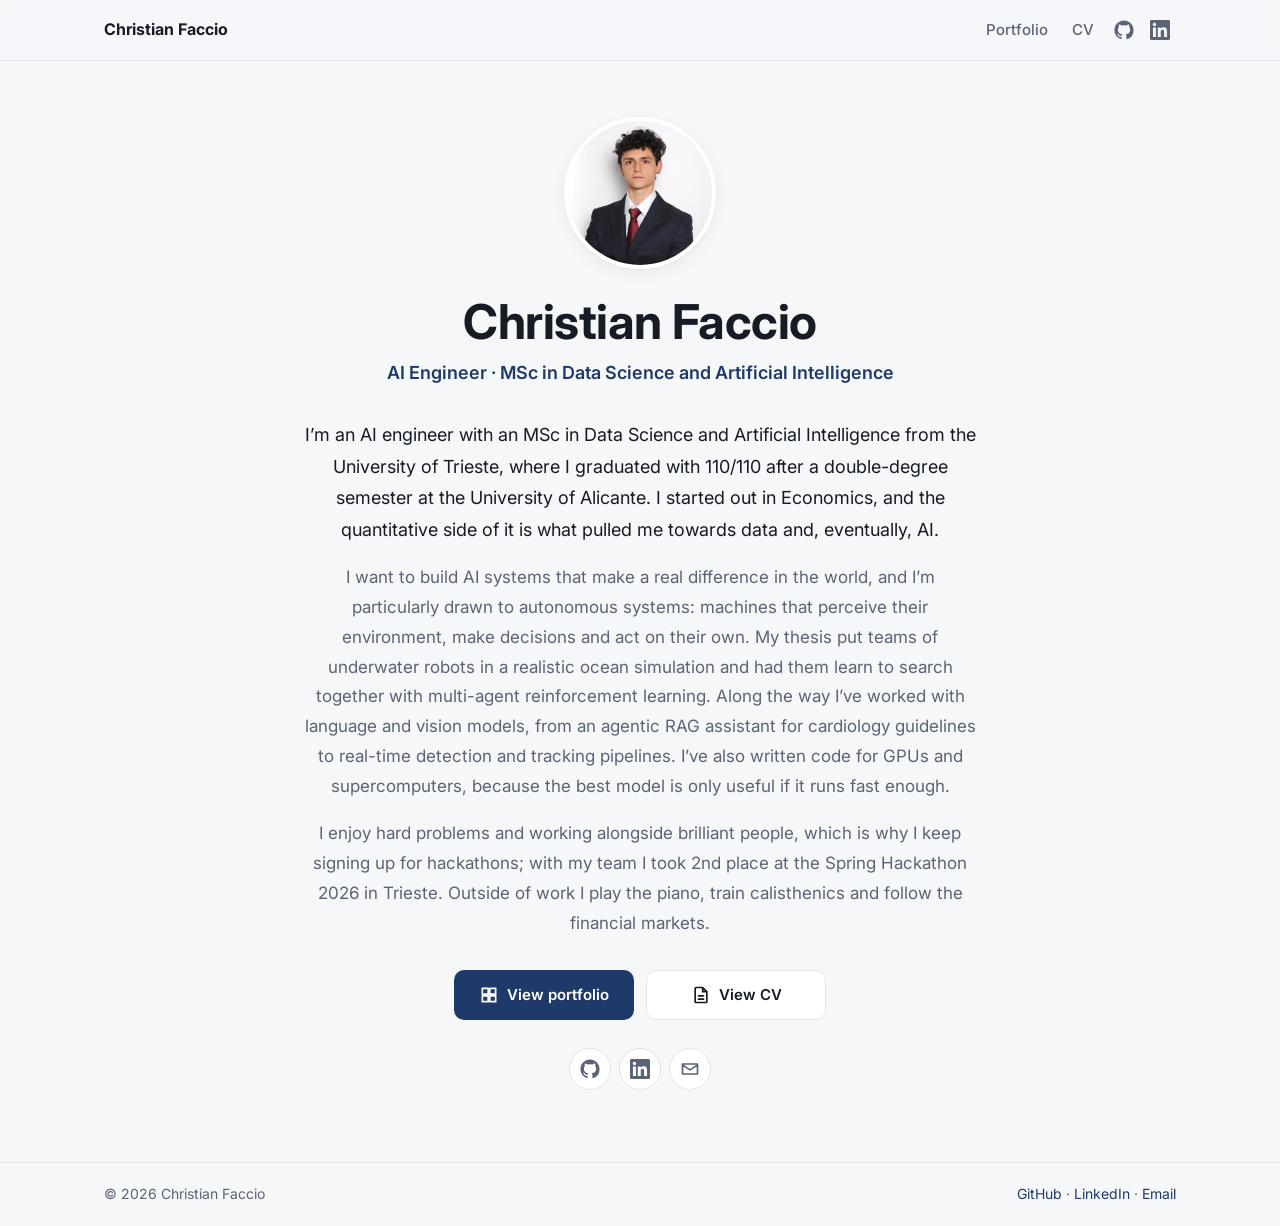
<file: index.html>
<!doctype html>
<html lang="en">
<head>
  <meta charset="utf-8">
  <meta name="viewport" content="width=device-width, initial-scale=1">
  <title>Christian Faccio</title>
  <meta name="description" content="Christian Faccio, AI Engineer with an MSc in Data Science and Artificial Intelligence. Portfolio of projects in LLMs, reinforcement learning, computer vision, robotics and HPC.">
  <meta name="author" content="Christian Faccio">
  <meta property="og:title" content="Christian Faccio">
  <meta property="og:description" content="Christian Faccio, AI Engineer with an MSc in Data Science and Artificial Intelligence. Portfolio of projects in LLMs, reinforcement learning, computer vision, robotics and HPC.">
  <meta property="og:type" content="website">
  <meta property="og:image" content="https://christianfaccio.github.io/assets/profile.webp?v=2">
  <link rel="icon" href="assets/favicon.svg" type="image/svg+xml">
  <link rel="preconnect" href="https://fonts.googleapis.com">
  <link rel="preconnect" href="https://fonts.gstatic.com" crossorigin>
  <link href="https://fonts.googleapis.com/css2?family=Inter:wght@400;500;600;700&display=swap" rel="stylesheet">
  <link rel="stylesheet" href="assets/style.css">
</head>
<body>
  <svg width="0" height="0" style="position:absolute" aria-hidden="true">
    <symbol id="i-github" viewBox="0 0 24 24"><path d="M12 .5C5.65.5.5 5.65.5 12c0 5.08 3.29 9.39 7.86 10.91.58.1.79-.25.79-.56v-2c-3.2.7-3.87-1.37-3.87-1.37-.52-1.33-1.28-1.68-1.28-1.68-1.04-.71.08-.7.08-.7 1.15.08 1.76 1.18 1.76 1.18 1.03 1.76 2.69 1.25 3.35.96.1-.75.4-1.25.73-1.54-2.55-.29-5.24-1.28-5.24-5.68 0-1.26.45-2.28 1.18-3.09-.12-.29-.51-1.46.11-3.04 0 0 .97-.31 3.17 1.18a11 11 0 0 1 5.77 0c2.2-1.49 3.17-1.18 3.17-1.18.62 1.58.23 2.75.11 3.04.74.81 1.18 1.83 1.18 3.09 0 4.41-2.69 5.38-5.25 5.67.41.36.78 1.06.78 2.14v3.17c0 .31.21.67.8.56A11.5 11.5 0 0 0 23.5 12C23.5 5.65 18.35.5 12 .5Z"/></symbol>
    <symbol id="i-linkedin" viewBox="0 0 24 24"><path d="M20.45 20.45h-3.56v-5.57c0-1.33-.02-3.04-1.85-3.04-1.85 0-2.14 1.45-2.14 2.94v5.67H9.34V9h3.42v1.56h.05c.48-.9 1.64-1.85 3.37-1.85 3.6 0 4.27 2.37 4.27 5.46v6.28ZM5.34 7.43a2.06 2.06 0 1 1 0-4.13 2.06 2.06 0 0 1 0 4.13ZM7.12 20.45H3.56V9h3.56v11.45ZM22.22 0H1.77C.79 0 0 .77 0 1.73v20.54C0 23.23.79 24 1.77 24h20.45c.98 0 1.78-.77 1.78-1.73V1.73C24 .77 23.2 0 22.22 0Z"/></symbol>
    <symbol id="i-mail" viewBox="0 0 24 24"><path fill="none" stroke="currentColor" stroke-width="2" stroke-linecap="round" stroke-linejoin="round" d="M3 6h18v12H3zM3 7l9 6 9-6"/></symbol>
    <symbol id="i-download" viewBox="0 0 24 24"><path fill="none" stroke="currentColor" stroke-width="2" stroke-linecap="round" stroke-linejoin="round" d="M12 3v12m0 0-5-5m5 5 5-5M4 19h16"/></symbol>
    <symbol id="i-external" viewBox="0 0 24 24"><path fill="none" stroke="currentColor" stroke-width="2" stroke-linecap="round" stroke-linejoin="round" d="M14 4h6v6M20 4l-9 9M18 14v5a1 1 0 0 1-1 1H5a1 1 0 0 1-1-1V7a1 1 0 0 1 1-1h5"/></symbol>
    <symbol id="i-file" viewBox="0 0 24 24"><path fill="none" stroke="currentColor" stroke-width="2" stroke-linecap="round" stroke-linejoin="round" d="M14 3H6a1 1 0 0 0-1 1v16a1 1 0 0 0 1 1h12a1 1 0 0 0 1-1V8zM14 3v5h5M9 13h6M9 17h6"/></symbol>
    <symbol id="i-grid" viewBox="0 0 24 24"><path fill="none" stroke="currentColor" stroke-width="2" stroke-linejoin="round" d="M4 4h7v7H4zM13 4h7v7h-7zM4 13h7v7H4zM13 13h7v7h-7z"/></symbol>
    <symbol id="i-text" viewBox="0 0 24 24"><path fill="none" stroke="currentColor" stroke-width="1.6" stroke-linecap="round" d="M4 6h16M4 10h16M4 14h10M4 18h7"/></symbol>
    <symbol id="i-code" viewBox="0 0 24 24"><path fill="none" stroke="currentColor" stroke-width="1.6" stroke-linecap="round" stroke-linejoin="round" d="m8 7-5 5 5 5M16 7l5 5-5 5M14 4l-4 16"/></symbol>
    <symbol id="i-drone" viewBox="0 0 24 24"><g fill="none" stroke="currentColor" stroke-width="1.6" stroke-linecap="round"><circle cx="5" cy="5" r="2.5"/><circle cx="19" cy="5" r="2.5"/><circle cx="5" cy="19" r="2.5"/><circle cx="19" cy="19" r="2.5"/><path d="M7 7l3 3M17 7l-3 3M7 17l3-3M17 17l-3-3"/><rect x="9.5" y="9.5" width="5" height="5" rx="1"/></g></symbol>
    <symbol id="i-server" viewBox="0 0 24 24"><g fill="none" stroke="currentColor" stroke-width="1.6" stroke-linecap="round"><rect x="3" y="4" width="18" height="6" rx="1.5"/><rect x="3" y="14" width="18" height="6" rx="1.5"/><path d="M7 7h.01M7 17h.01"/></g></symbol>
    <symbol id="i-book" viewBox="0 0 24 24"><path fill="none" stroke="currentColor" stroke-width="1.6" stroke-linecap="round" stroke-linejoin="round" d="M4 5a2 2 0 0 1 2-2h13v16H6a2 2 0 0 0-2 2zM4 21V5M8 7h7"/></symbol>
  </svg>

  <header class="site-header">
    <div class="container">
      <a class="brand" href="./">Christian Faccio</a>
      <nav class="nav" aria-label="Main">
        <a href="portfolio.html">Portfolio</a>
        <a href="cv.html">CV</a>
        <a class="icon-link" href="https://github.com/christianfaccio" aria-label="GitHub"><svg class="icon" aria-hidden="true"><use href="#i-github"/></svg></a>
        <a class="icon-link" href="https://www.linkedin.com/in/christianfaccio/" aria-label="LinkedIn"><svg class="icon" aria-hidden="true"><use href="#i-linkedin"/></svg></a>
      </nav>
    </div>
  </header>
  <main>
    <section class="container hero">
      <img class="hero-photo" src="assets/profile.webp?v=2" alt="Portrait of Christian Faccio" width="152" height="152">
      <h1>Christian Faccio</h1>
      <p class="tagline">AI Engineer &middot; MSc in Data Science and Artificial Intelligence</p>
      <div class="bio">
        <p>I’m an AI engineer with an MSc in Data Science and Artificial Intelligence from the University of Trieste, where I graduated with 110/110 after a double-degree semester at the University of Alicante. I started out in Economics, and the quantitative side of it is what pulled me towards data and, eventually, AI.</p>
        <p>I want to build AI systems that make a real difference in the world, and I’m particularly drawn to autonomous systems: machines that perceive their environment, make decisions and act on their own. My thesis put teams of underwater robots in a realistic ocean simulation and had them learn to search together with multi-agent reinforcement learning. Along the way I’ve worked with language and vision models, from an agentic RAG assistant for cardiology guidelines to real-time detection and tracking pipelines. I’ve also written code for GPUs and supercomputers, because the best model is only useful if it runs fast enough.</p>
        <p>I enjoy hard problems and working alongside brilliant people, which is why I keep signing up for hackathons; with my team I took 2nd place at the Spring Hackathon 2026 in Trieste. Outside of work I play the piano, train calisthenics and follow the financial markets.</p>
      </div>
      <div class="hero-actions">
        <a class="btn btn-primary" href="portfolio.html"><svg class="icon" aria-hidden="true"><use href="#i-grid"/></svg>View portfolio</a>
        <a class="btn btn-secondary" href="cv.html"><svg class="icon" aria-hidden="true"><use href="#i-file"/></svg>View CV</a>
      </div>
      <div class="socials">
        <a href="https://github.com/christianfaccio" aria-label="GitHub"><svg class="icon" aria-hidden="true"><use href="#i-github"/></svg></a>
        <a href="https://www.linkedin.com/in/christianfaccio/" aria-label="LinkedIn"><svg class="icon" aria-hidden="true"><use href="#i-linkedin"/></svg></a>
        <a href="mailto:christianfaccio@outlook.it" aria-label="Email"><svg class="icon" aria-hidden="true"><use href="#i-mail"/></svg></a>
      </div>
    </section>
  </main>
  <footer class="site-footer">
    <div class="container">
      <span>&copy; 2026 Christian Faccio</span>
      <span><a href="https://github.com/christianfaccio">GitHub</a> &middot; <a href="https://www.linkedin.com/in/christianfaccio/">LinkedIn</a> &middot; <a href="mailto:christianfaccio@outlook.it">Email</a></span>
    </div>
  </footer>
</body>
</html>
</file>
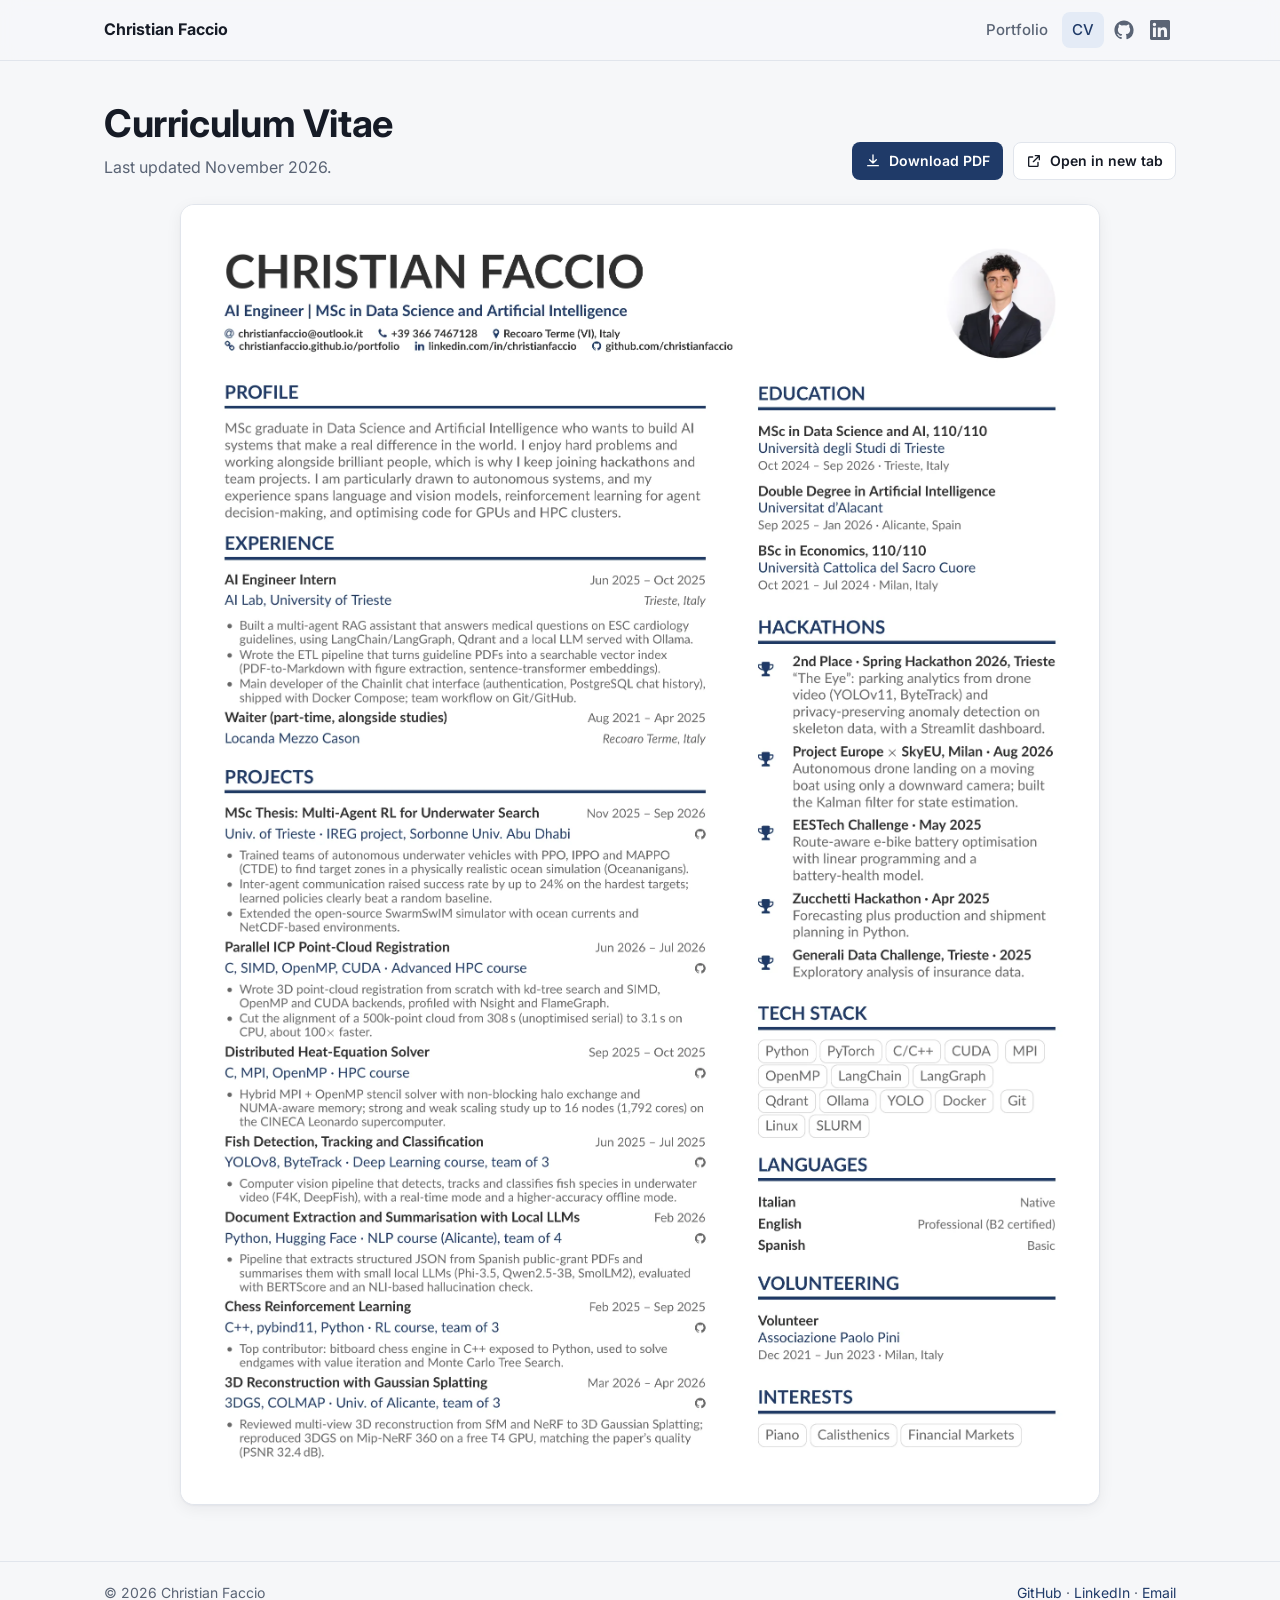
<file: cv.html>
<!doctype html>
<html lang="en">
<head>
  <meta charset="utf-8">
  <meta name="viewport" content="width=device-width, initial-scale=1">
  <title>CV | Christian Faccio</title>
  <meta name="description" content="Curriculum vitae of Christian Faccio, AI Engineer.">
  <meta name="author" content="Christian Faccio">
  <meta property="og:title" content="CV | Christian Faccio">
  <meta property="og:description" content="Curriculum vitae of Christian Faccio, AI Engineer.">
  <meta property="og:type" content="website">
  <meta property="og:image" content="https://christianfaccio.github.io/assets/profile.webp?v=2">
  <link rel="icon" href="assets/favicon.svg" type="image/svg+xml">
  <link rel="preconnect" href="https://fonts.googleapis.com">
  <link rel="preconnect" href="https://fonts.gstatic.com" crossorigin>
  <link href="https://fonts.googleapis.com/css2?family=Inter:wght@400;500;600;700&display=swap" rel="stylesheet">
  <link rel="stylesheet" href="assets/style.css">
</head>
<body>
  <svg width="0" height="0" style="position:absolute" aria-hidden="true">
    <symbol id="i-github" viewBox="0 0 24 24"><path d="M12 .5C5.65.5.5 5.65.5 12c0 5.08 3.29 9.39 7.86 10.91.58.1.79-.25.79-.56v-2c-3.2.7-3.87-1.37-3.87-1.37-.52-1.33-1.28-1.68-1.28-1.68-1.04-.71.08-.7.08-.7 1.15.08 1.76 1.18 1.76 1.18 1.03 1.76 2.69 1.25 3.35.96.1-.75.4-1.25.73-1.54-2.55-.29-5.24-1.28-5.24-5.68 0-1.26.45-2.28 1.18-3.09-.12-.29-.51-1.46.11-3.04 0 0 .97-.31 3.17 1.18a11 11 0 0 1 5.77 0c2.2-1.49 3.17-1.18 3.17-1.18.62 1.58.23 2.75.11 3.04.74.81 1.18 1.83 1.18 3.09 0 4.41-2.69 5.38-5.25 5.67.41.36.78 1.06.78 2.14v3.17c0 .31.21.67.8.56A11.5 11.5 0 0 0 23.5 12C23.5 5.65 18.35.5 12 .5Z"/></symbol>
    <symbol id="i-linkedin" viewBox="0 0 24 24"><path d="M20.45 20.45h-3.56v-5.57c0-1.33-.02-3.04-1.85-3.04-1.85 0-2.14 1.45-2.14 2.94v5.67H9.34V9h3.42v1.56h.05c.48-.9 1.64-1.85 3.37-1.85 3.6 0 4.27 2.37 4.27 5.46v6.28ZM5.34 7.43a2.06 2.06 0 1 1 0-4.13 2.06 2.06 0 0 1 0 4.13ZM7.12 20.45H3.56V9h3.56v11.45ZM22.22 0H1.77C.79 0 0 .77 0 1.73v20.54C0 23.23.79 24 1.77 24h20.45c.98 0 1.78-.77 1.78-1.73V1.73C24 .77 23.2 0 22.22 0Z"/></symbol>
    <symbol id="i-mail" viewBox="0 0 24 24"><path fill="none" stroke="currentColor" stroke-width="2" stroke-linecap="round" stroke-linejoin="round" d="M3 6h18v12H3zM3 7l9 6 9-6"/></symbol>
    <symbol id="i-download" viewBox="0 0 24 24"><path fill="none" stroke="currentColor" stroke-width="2" stroke-linecap="round" stroke-linejoin="round" d="M12 3v12m0 0-5-5m5 5 5-5M4 19h16"/></symbol>
    <symbol id="i-external" viewBox="0 0 24 24"><path fill="none" stroke="currentColor" stroke-width="2" stroke-linecap="round" stroke-linejoin="round" d="M14 4h6v6M20 4l-9 9M18 14v5a1 1 0 0 1-1 1H5a1 1 0 0 1-1-1V7a1 1 0 0 1 1-1h5"/></symbol>
    <symbol id="i-file" viewBox="0 0 24 24"><path fill="none" stroke="currentColor" stroke-width="2" stroke-linecap="round" stroke-linejoin="round" d="M14 3H6a1 1 0 0 0-1 1v16a1 1 0 0 0 1 1h12a1 1 0 0 0 1-1V8zM14 3v5h5M9 13h6M9 17h6"/></symbol>
    <symbol id="i-grid" viewBox="0 0 24 24"><path fill="none" stroke="currentColor" stroke-width="2" stroke-linejoin="round" d="M4 4h7v7H4zM13 4h7v7h-7zM4 13h7v7H4zM13 13h7v7h-7z"/></symbol>
    <symbol id="i-text" viewBox="0 0 24 24"><path fill="none" stroke="currentColor" stroke-width="1.6" stroke-linecap="round" d="M4 6h16M4 10h16M4 14h10M4 18h7"/></symbol>
    <symbol id="i-code" viewBox="0 0 24 24"><path fill="none" stroke="currentColor" stroke-width="1.6" stroke-linecap="round" stroke-linejoin="round" d="m8 7-5 5 5 5M16 7l5 5-5 5M14 4l-4 16"/></symbol>
    <symbol id="i-drone" viewBox="0 0 24 24"><g fill="none" stroke="currentColor" stroke-width="1.6" stroke-linecap="round"><circle cx="5" cy="5" r="2.5"/><circle cx="19" cy="5" r="2.5"/><circle cx="5" cy="19" r="2.5"/><circle cx="19" cy="19" r="2.5"/><path d="M7 7l3 3M17 7l-3 3M7 17l3-3M17 17l-3-3"/><rect x="9.5" y="9.5" width="5" height="5" rx="1"/></g></symbol>
    <symbol id="i-server" viewBox="0 0 24 24"><g fill="none" stroke="currentColor" stroke-width="1.6" stroke-linecap="round"><rect x="3" y="4" width="18" height="6" rx="1.5"/><rect x="3" y="14" width="18" height="6" rx="1.5"/><path d="M7 7h.01M7 17h.01"/></g></symbol>
    <symbol id="i-book" viewBox="0 0 24 24"><path fill="none" stroke="currentColor" stroke-width="1.6" stroke-linecap="round" stroke-linejoin="round" d="M4 5a2 2 0 0 1 2-2h13v16H6a2 2 0 0 0-2 2zM4 21V5M8 7h7"/></symbol>
  </svg>

  <header class="site-header">
    <div class="container">
      <a class="brand" href="./">Christian Faccio</a>
      <nav class="nav" aria-label="Main">
        <a href="portfolio.html">Portfolio</a>
        <a href="cv.html" aria-current="page">CV</a>
        <a class="icon-link" href="https://github.com/christianfaccio" aria-label="GitHub"><svg class="icon" aria-hidden="true"><use href="#i-github"/></svg></a>
        <a class="icon-link" href="https://www.linkedin.com/in/christianfaccio/" aria-label="LinkedIn"><svg class="icon" aria-hidden="true"><use href="#i-linkedin"/></svg></a>
      </nav>
    </div>
  </header>
  <main>
    <section class="container">
      <div class="page-head page-head-row">
        <div>
          <h1>Curriculum Vitae</h1>
          <p>Last updated November 2026.</p>
        </div>
        <div class="page-head-actions">
          <a class="btn btn-primary btn-sm" href="docs/cv.pdf" download="Christian_Faccio_CV.pdf"><svg class="icon" aria-hidden="true"><use href="#i-download"/></svg>Download PDF</a>
          <a class="btn btn-secondary btn-sm" href="docs/cv.pdf" target="_blank" rel="noopener"><svg class="icon" aria-hidden="true"><use href="#i-external"/></svg>Open in new tab</a>
        </div>
      </div>
      <div class="cv-frame">
        <a href="docs/cv.pdf" target="_blank" rel="noopener" aria-label="Open the CV as PDF"><img src="assets/cv-preview.webp?v=2" width="2067" height="2924" alt="Christian Faccio CV, one page: profile, experience, projects, education, hackathons, tech stack and languages"></a>
      </div>
    </section>
  </main>
  <footer class="site-footer">
    <div class="container">
      <span>&copy; 2026 Christian Faccio</span>
      <span><a href="https://github.com/christianfaccio">GitHub</a> &middot; <a href="https://www.linkedin.com/in/christianfaccio/">LinkedIn</a> &middot; <a href="mailto:christianfaccio@outlook.it">Email</a></span>
    </div>
  </footer>
</body>
</html>
</file>
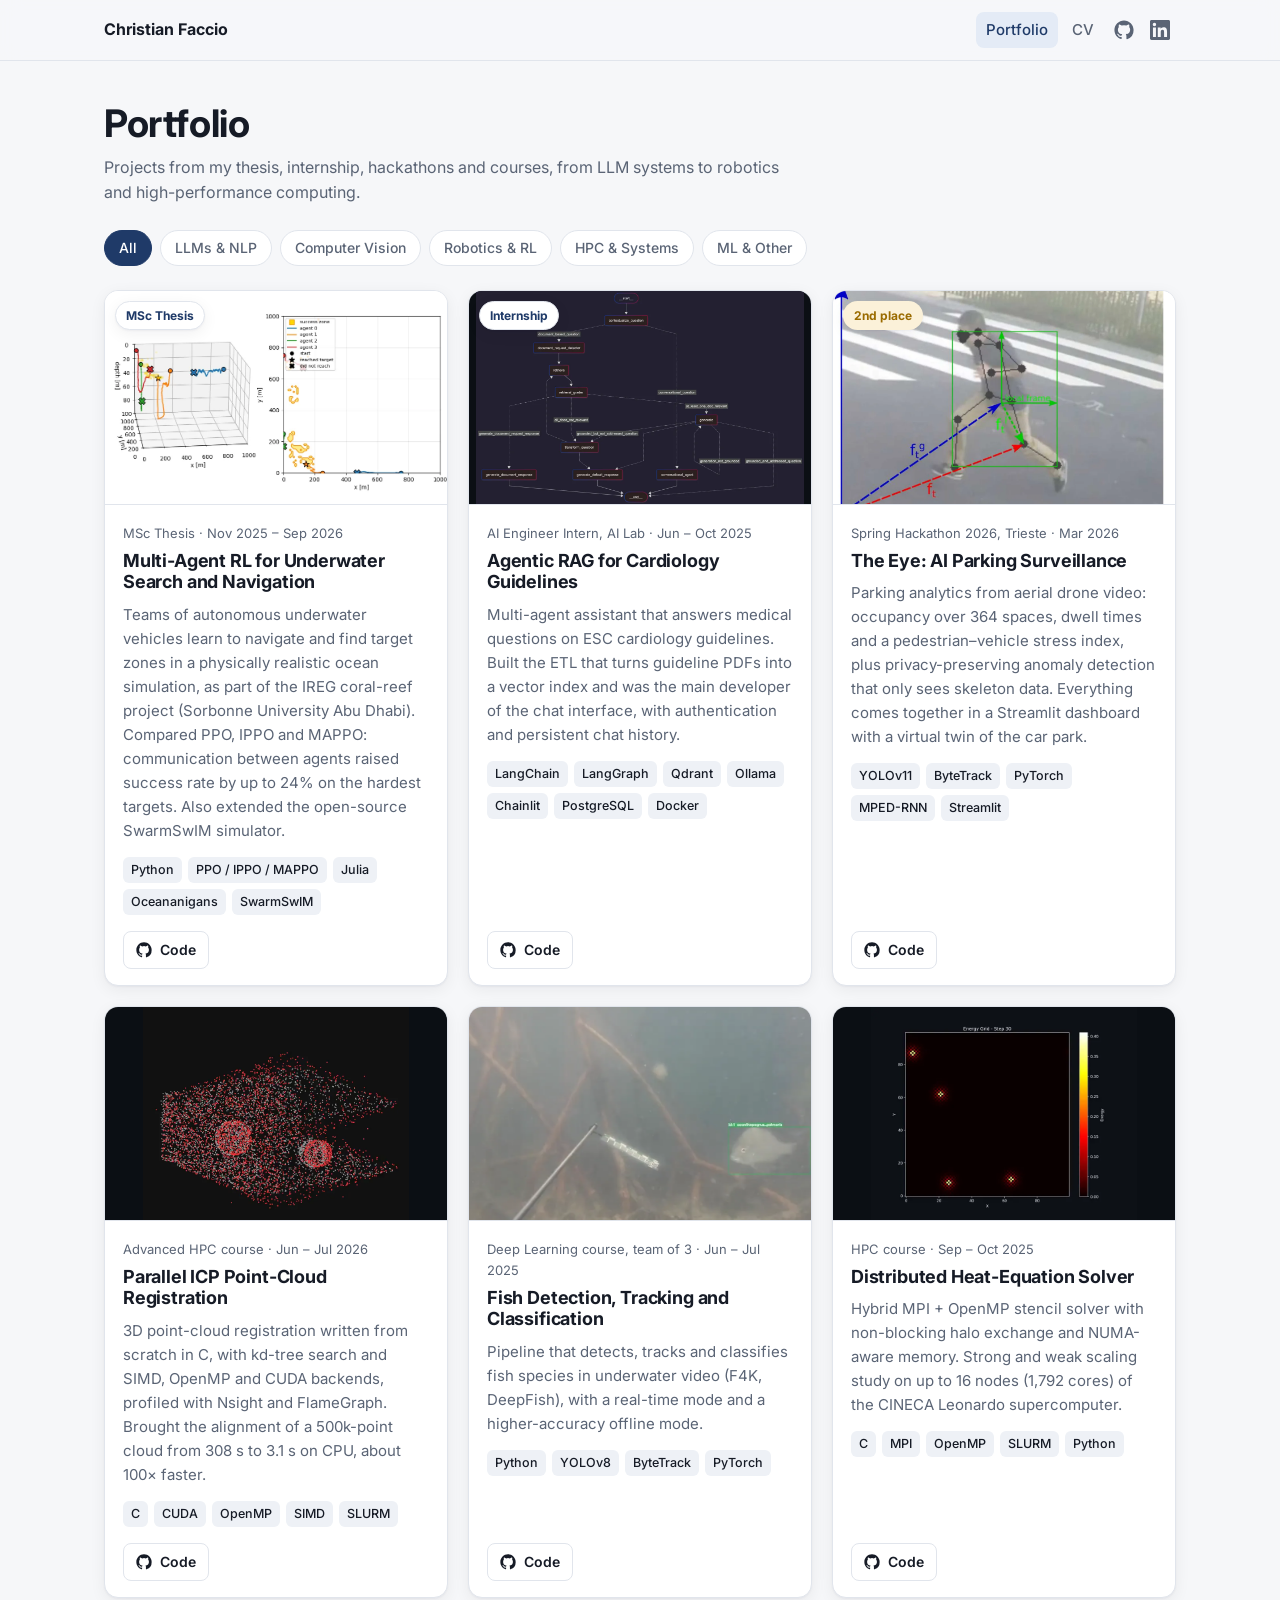
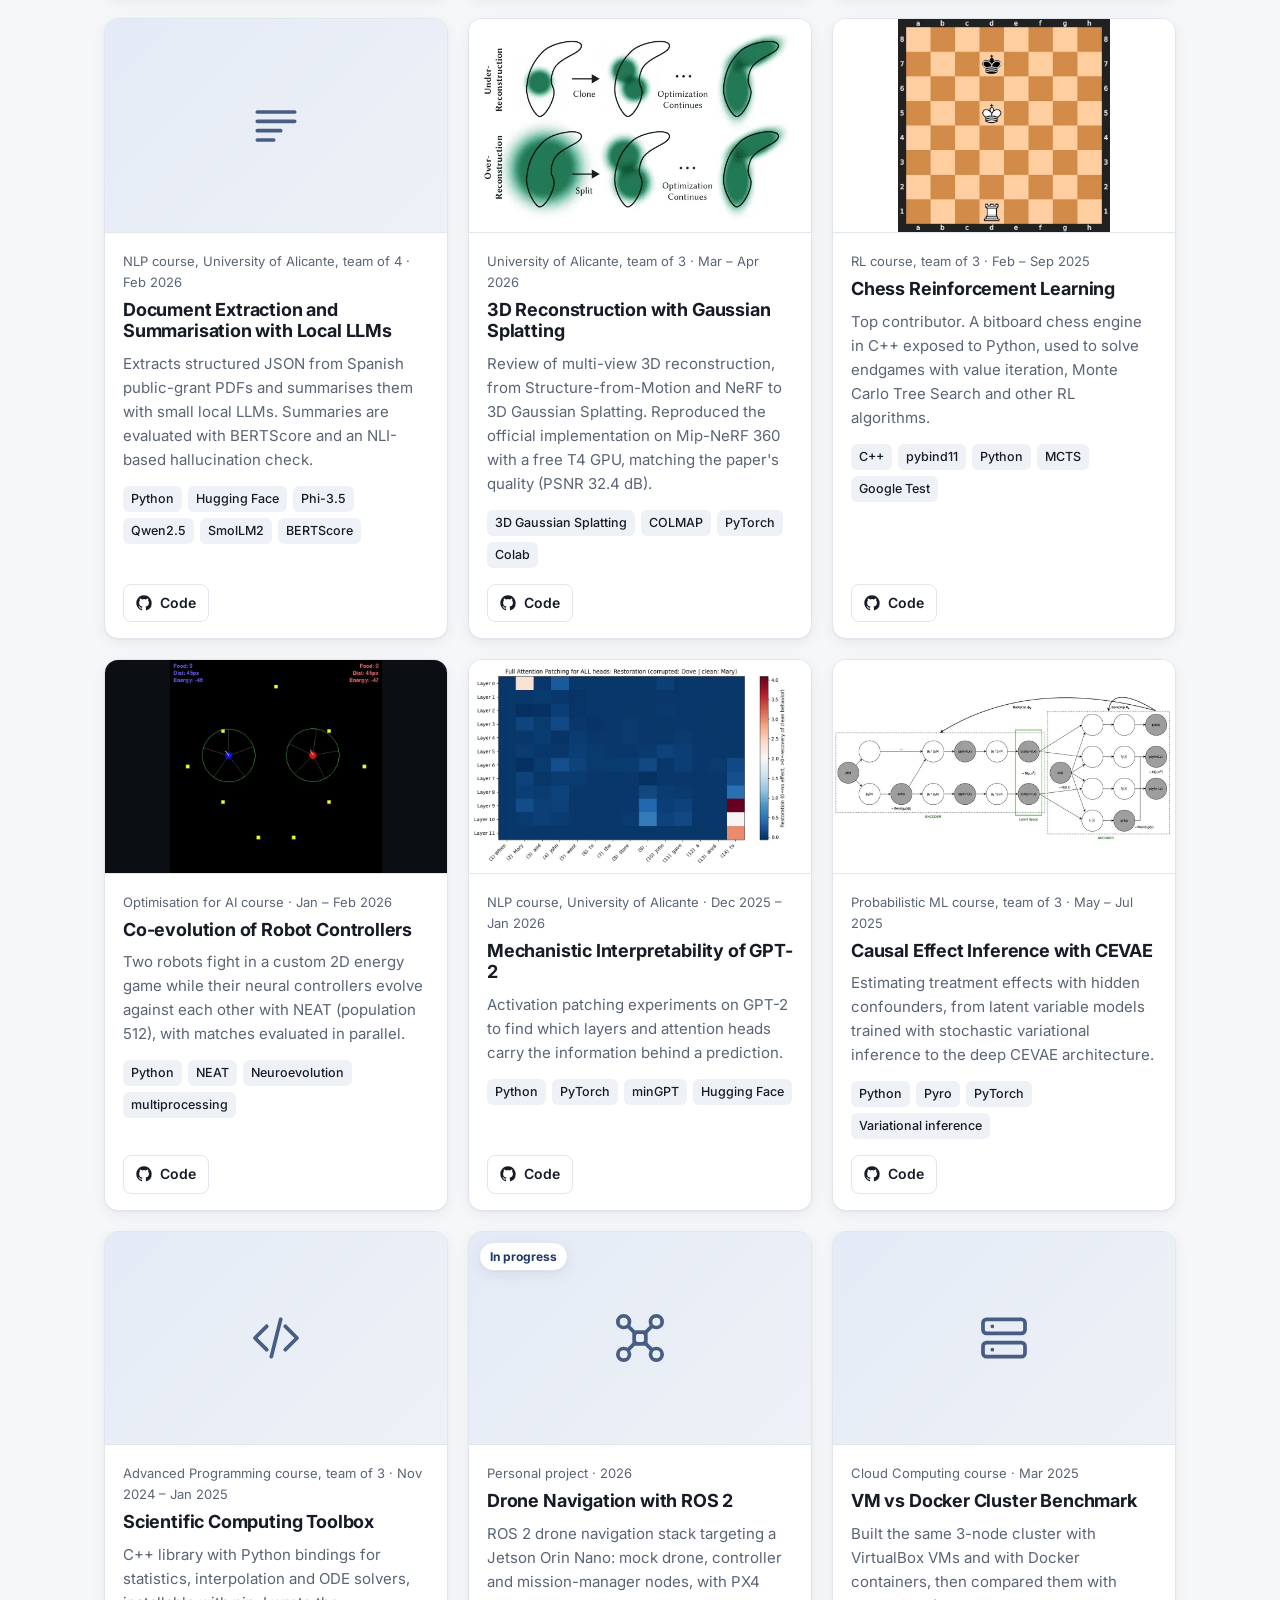
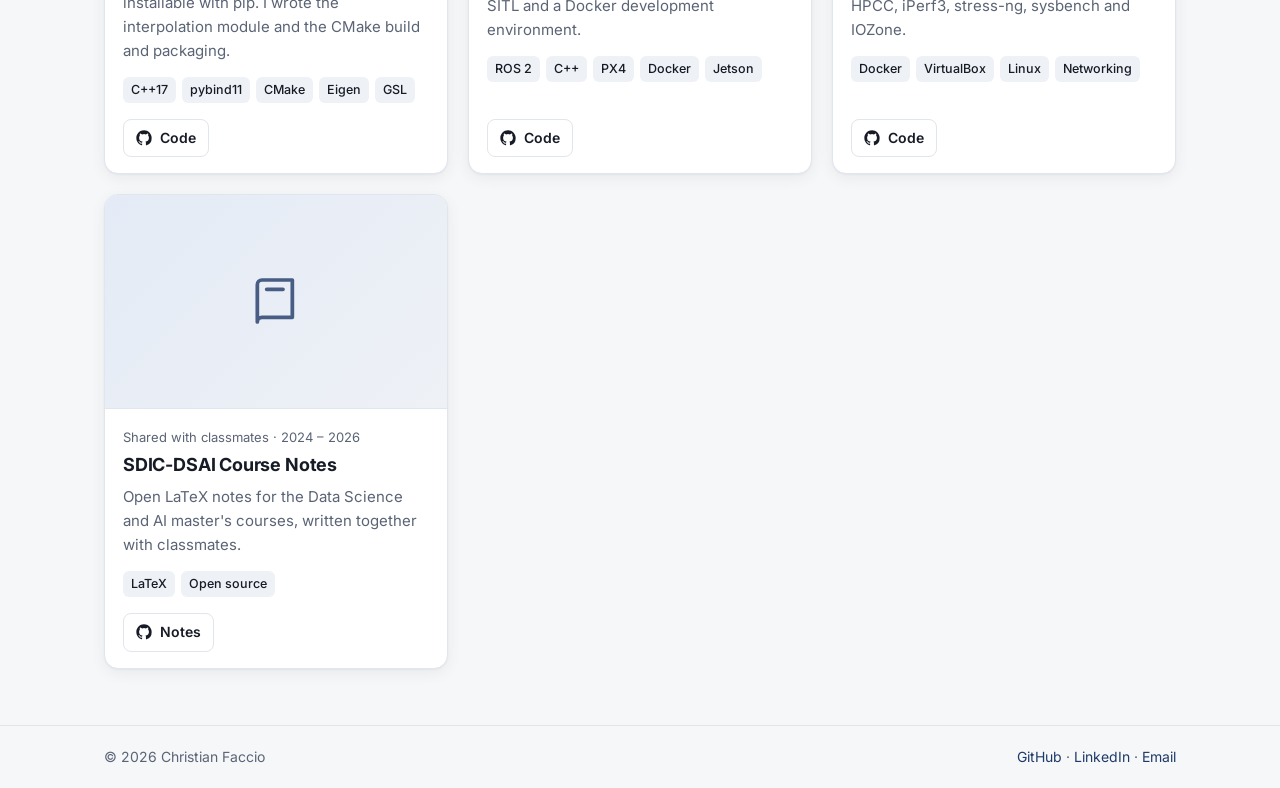
<file: portfolio.html>
<!doctype html>
<html lang="en">
<head>
  <meta charset="utf-8">
  <meta name="viewport" content="width=device-width, initial-scale=1">
  <title>Portfolio | Christian Faccio</title>
  <meta name="description" content="Christian Faccio, AI Engineer with an MSc in Data Science and Artificial Intelligence. Portfolio of projects in LLMs, reinforcement learning, computer vision, robotics and HPC.">
  <meta name="author" content="Christian Faccio">
  <meta property="og:title" content="Portfolio | Christian Faccio">
  <meta property="og:description" content="Christian Faccio, AI Engineer with an MSc in Data Science and Artificial Intelligence. Portfolio of projects in LLMs, reinforcement learning, computer vision, robotics and HPC.">
  <meta property="og:type" content="website">
  <meta property="og:image" content="https://christianfaccio.github.io/assets/profile.webp?v=2">
  <link rel="icon" href="assets/favicon.svg" type="image/svg+xml">
  <link rel="preconnect" href="https://fonts.googleapis.com">
  <link rel="preconnect" href="https://fonts.gstatic.com" crossorigin>
  <link href="https://fonts.googleapis.com/css2?family=Inter:wght@400;500;600;700&display=swap" rel="stylesheet">
  <link rel="stylesheet" href="assets/style.css">
</head>
<body>
  <svg width="0" height="0" style="position:absolute" aria-hidden="true">
    <symbol id="i-github" viewBox="0 0 24 24"><path d="M12 .5C5.65.5.5 5.65.5 12c0 5.08 3.29 9.39 7.86 10.91.58.1.79-.25.79-.56v-2c-3.2.7-3.87-1.37-3.87-1.37-.52-1.33-1.28-1.68-1.28-1.68-1.04-.71.08-.7.08-.7 1.15.08 1.76 1.18 1.76 1.18 1.03 1.76 2.69 1.25 3.35.96.1-.75.4-1.25.73-1.54-2.55-.29-5.24-1.28-5.24-5.68 0-1.26.45-2.28 1.18-3.09-.12-.29-.51-1.46.11-3.04 0 0 .97-.31 3.17 1.18a11 11 0 0 1 5.77 0c2.2-1.49 3.17-1.18 3.17-1.18.62 1.58.23 2.75.11 3.04.74.81 1.18 1.83 1.18 3.09 0 4.41-2.69 5.38-5.25 5.67.41.36.78 1.06.78 2.14v3.17c0 .31.21.67.8.56A11.5 11.5 0 0 0 23.5 12C23.5 5.65 18.35.5 12 .5Z"/></symbol>
    <symbol id="i-linkedin" viewBox="0 0 24 24"><path d="M20.45 20.45h-3.56v-5.57c0-1.33-.02-3.04-1.85-3.04-1.85 0-2.14 1.45-2.14 2.94v5.67H9.34V9h3.42v1.56h.05c.48-.9 1.64-1.85 3.37-1.85 3.6 0 4.27 2.37 4.27 5.46v6.28ZM5.34 7.43a2.06 2.06 0 1 1 0-4.13 2.06 2.06 0 0 1 0 4.13ZM7.12 20.45H3.56V9h3.56v11.45ZM22.22 0H1.77C.79 0 0 .77 0 1.73v20.54C0 23.23.79 24 1.77 24h20.45c.98 0 1.78-.77 1.78-1.73V1.73C24 .77 23.2 0 22.22 0Z"/></symbol>
    <symbol id="i-mail" viewBox="0 0 24 24"><path fill="none" stroke="currentColor" stroke-width="2" stroke-linecap="round" stroke-linejoin="round" d="M3 6h18v12H3zM3 7l9 6 9-6"/></symbol>
    <symbol id="i-download" viewBox="0 0 24 24"><path fill="none" stroke="currentColor" stroke-width="2" stroke-linecap="round" stroke-linejoin="round" d="M12 3v12m0 0-5-5m5 5 5-5M4 19h16"/></symbol>
    <symbol id="i-external" viewBox="0 0 24 24"><path fill="none" stroke="currentColor" stroke-width="2" stroke-linecap="round" stroke-linejoin="round" d="M14 4h6v6M20 4l-9 9M18 14v5a1 1 0 0 1-1 1H5a1 1 0 0 1-1-1V7a1 1 0 0 1 1-1h5"/></symbol>
    <symbol id="i-file" viewBox="0 0 24 24"><path fill="none" stroke="currentColor" stroke-width="2" stroke-linecap="round" stroke-linejoin="round" d="M14 3H6a1 1 0 0 0-1 1v16a1 1 0 0 0 1 1h12a1 1 0 0 0 1-1V8zM14 3v5h5M9 13h6M9 17h6"/></symbol>
    <symbol id="i-grid" viewBox="0 0 24 24"><path fill="none" stroke="currentColor" stroke-width="2" stroke-linejoin="round" d="M4 4h7v7H4zM13 4h7v7h-7zM4 13h7v7H4zM13 13h7v7h-7z"/></symbol>
    <symbol id="i-text" viewBox="0 0 24 24"><path fill="none" stroke="currentColor" stroke-width="1.6" stroke-linecap="round" d="M4 6h16M4 10h16M4 14h10M4 18h7"/></symbol>
    <symbol id="i-code" viewBox="0 0 24 24"><path fill="none" stroke="currentColor" stroke-width="1.6" stroke-linecap="round" stroke-linejoin="round" d="m8 7-5 5 5 5M16 7l5 5-5 5M14 4l-4 16"/></symbol>
    <symbol id="i-drone" viewBox="0 0 24 24"><g fill="none" stroke="currentColor" stroke-width="1.6" stroke-linecap="round"><circle cx="5" cy="5" r="2.5"/><circle cx="19" cy="5" r="2.5"/><circle cx="5" cy="19" r="2.5"/><circle cx="19" cy="19" r="2.5"/><path d="M7 7l3 3M17 7l-3 3M7 17l3-3M17 17l-3-3"/><rect x="9.5" y="9.5" width="5" height="5" rx="1"/></g></symbol>
    <symbol id="i-server" viewBox="0 0 24 24"><g fill="none" stroke="currentColor" stroke-width="1.6" stroke-linecap="round"><rect x="3" y="4" width="18" height="6" rx="1.5"/><rect x="3" y="14" width="18" height="6" rx="1.5"/><path d="M7 7h.01M7 17h.01"/></g></symbol>
    <symbol id="i-book" viewBox="0 0 24 24"><path fill="none" stroke="currentColor" stroke-width="1.6" stroke-linecap="round" stroke-linejoin="round" d="M4 5a2 2 0 0 1 2-2h13v16H6a2 2 0 0 0-2 2zM4 21V5M8 7h7"/></symbol>
  </svg>

  <header class="site-header">
    <div class="container">
      <a class="brand" href="./">Christian Faccio</a>
      <nav class="nav" aria-label="Main">
        <a href="portfolio.html" aria-current="page">Portfolio</a>
        <a href="cv.html">CV</a>
        <a class="icon-link" href="https://github.com/christianfaccio" aria-label="GitHub"><svg class="icon" aria-hidden="true"><use href="#i-github"/></svg></a>
        <a class="icon-link" href="https://www.linkedin.com/in/christianfaccio/" aria-label="LinkedIn"><svg class="icon" aria-hidden="true"><use href="#i-linkedin"/></svg></a>
      </nav>
    </div>
  </header>
  <main>
    <section class="container">
      <div class="page-head">
        <h1>Portfolio</h1>
        <p>Projects from my thesis, internship, hackathons and courses, from LLM systems to robotics and high-performance computing.</p>
      </div>
      <div class="filters" role="group" aria-label="Filter projects"><button class="filter" type="button" data-filter="all" aria-pressed="true">All</button><button class="filter" type="button" data-filter="llm" aria-pressed="false">LLMs &amp; NLP</button><button class="filter" type="button" data-filter="vision" aria-pressed="false">Computer Vision</button><button class="filter" type="button" data-filter="robotics" aria-pressed="false">Robotics &amp; RL</button><button class="filter" type="button" data-filter="hpc" aria-pressed="false">HPC &amp; Systems</button><button class="filter" type="button" data-filter="ml" aria-pressed="false">ML &amp; Other</button></div>
      <div class="grid">
        <article class="card" data-cats="robotics">
          <div class="card-media "><img src="assets/portfolio/thesis.webp" alt="Trajectories of four underwater agents searching for target zones" loading="lazy" decoding="async"><span class="badge ">MSc Thesis</span></div>
          <div class="card-body">
            <div class="card-meta">MSc Thesis &middot; Nov 2025 &ndash; Sep 2026</div>
            <h2>Multi-Agent RL for Underwater Search and Navigation</h2>
            <p>Teams of autonomous underwater vehicles learn to navigate and find target zones in a physically realistic ocean simulation, as part of the IREG coral-reef project (Sorbonne University Abu Dhabi). Compared PPO, IPPO and MAPPO: communication between agents raised success rate by up to 24% on the hardest targets. Also extended the open-source SwarmSwIM simulator.</p>
            <ul class="tags" aria-label="Tech stack"><li>Python</li><li>PPO / IPPO / MAPPO</li><li>Julia</li><li>Oceananigans</li><li>SwarmSwIM</li></ul>
            <div class="card-links"><a class="btn btn-secondary btn-sm" href="https://github.com/christianfaccio/MSc_Thesis" target="_blank" rel="noopener"><svg class="icon" aria-hidden="true"><use href="#i-github"/></svg>Code</a></div>
          </div>
        </article>
        <article class="card" data-cats="llm">
          <div class="card-media dark"><img src="assets/portfolio/rag.webp" alt="LangGraph diagram of the multi-agent RAG workflow" loading="lazy" decoding="async"><span class="badge ">Internship</span></div>
          <div class="card-body">
            <div class="card-meta">AI Engineer Intern, AI Lab &middot; Jun &ndash; Oct 2025</div>
            <h2>Agentic RAG for Cardiology Guidelines</h2>
            <p>Multi-agent assistant that answers medical questions on ESC cardiology guidelines. Built the ETL that turns guideline PDFs into a vector index and was the main developer of the chat interface, with authentication and persistent chat history.</p>
            <ul class="tags" aria-label="Tech stack"><li>LangChain</li><li>LangGraph</li><li>Qdrant</li><li>Ollama</li><li>Chainlit</li><li>PostgreSQL</li><li>Docker</li></ul>
            <div class="card-links"><a class="btn btn-secondary btn-sm" href="https://github.com/cardiology-gen-ai/agentic-rag" target="_blank" rel="noopener"><svg class="icon" aria-hidden="true"><use href="#i-github"/></svg>Code</a></div>
          </div>
        </article>
        <article class="card" data-cats="vision">
          <div class="card-media cover"><img src="assets/portfolio/the-eye.webp" alt="Skeleton-based pose tracking of a pedestrian" loading="lazy" decoding="async"><span class="badge gold">2nd place</span></div>
          <div class="card-body">
            <div class="card-meta">Spring Hackathon 2026, Trieste &middot; Mar 2026</div>
            <h2>The Eye: AI Parking Surveillance</h2>
            <p>Parking analytics from aerial drone video: occupancy over 364 spaces, dwell times and a pedestrian&ndash;vehicle stress index, plus privacy-preserving anomaly detection that only sees skeleton data. Everything comes together in a Streamlit dashboard with a virtual twin of the car park.</p>
            <ul class="tags" aria-label="Tech stack"><li>YOLOv11</li><li>ByteTrack</li><li>PyTorch</li><li>MPED-RNN</li><li>Streamlit</li></ul>
            <div class="card-links"><a class="btn btn-secondary btn-sm" href="https://github.com/christianfaccio/SpringHackathon-2026-VisionX" target="_blank" rel="noopener"><svg class="icon" aria-hidden="true"><use href="#i-github"/></svg>Code</a></div>
          </div>
        </article>
        <article class="card" data-cats="hpc vision">
          <div class="card-media dark"><video src="assets/portfolio/icp.mp4" poster="assets/portfolio/icp.webp" muted loop playsinline preload="none" aria-label="Demo of Parallel ICP Point-Cloud Registration"></video></div>
          <div class="card-body">
            <div class="card-meta">Advanced HPC course &middot; Jun &ndash; Jul 2026</div>
            <h2>Parallel ICP Point-Cloud Registration</h2>
            <p>3D point-cloud registration written from scratch in C, with kd-tree search and SIMD, OpenMP and CUDA backends, profiled with Nsight and FlameGraph. Brought the alignment of a 500k-point cloud from 308 s to 3.1 s on CPU, about 100&times; faster.</p>
            <ul class="tags" aria-label="Tech stack"><li>C</li><li>CUDA</li><li>OpenMP</li><li>SIMD</li><li>SLURM</li></ul>
            <div class="card-links"><a class="btn btn-secondary btn-sm" href="https://github.com/christianfaccio/parallel-icp-registration" target="_blank" rel="noopener"><svg class="icon" aria-hidden="true"><use href="#i-github"/></svg>Code</a></div>
          </div>
        </article>
        <article class="card" data-cats="vision">
          <div class="card-media cover"><video src="assets/portfolio/fish.mp4" poster="assets/portfolio/fish.webp" muted loop playsinline preload="none" aria-label="Demo of Fish Detection, Tracking and Classification"></video></div>
          <div class="card-body">
            <div class="card-meta">Deep Learning course, team of 3 &middot; Jun &ndash; Jul 2025</div>
            <h2>Fish Detection, Tracking and Classification</h2>
            <p>Pipeline that detects, tracks and classifies fish species in underwater video (F4K, DeepFish), with a real-time mode and a higher-accuracy offline mode.</p>
            <ul class="tags" aria-label="Tech stack"><li>Python</li><li>YOLOv8</li><li>ByteTrack</li><li>PyTorch</li></ul>
            <div class="card-links"><a class="btn btn-secondary btn-sm" href="https://github.com/carlos-vf/Fish-Detection-Tracking-and-Classification" target="_blank" rel="noopener"><svg class="icon" aria-hidden="true"><use href="#i-github"/></svg>Code</a></div>
          </div>
        </article>
        <article class="card" data-cats="hpc">
          <div class="card-media dark"><video src="assets/portfolio/stencil.mp4" poster="assets/portfolio/stencil.webp" muted loop playsinline preload="none" aria-label="Demo of Distributed Heat-Equation Solver"></video></div>
          <div class="card-body">
            <div class="card-meta">HPC course &middot; Sep &ndash; Oct 2025</div>
            <h2>Distributed Heat-Equation Solver</h2>
            <p>Hybrid MPI + OpenMP stencil solver with non-blocking halo exchange and NUMA-aware memory. Strong and weak scaling study on up to 16 nodes (1,792 cores) of the CINECA Leonardo supercomputer.</p>
            <ul class="tags" aria-label="Tech stack"><li>C</li><li>MPI</li><li>OpenMP</li><li>SLURM</li><li>Python</li></ul>
            <div class="card-links"><a class="btn btn-secondary btn-sm" href="https://github.com/christianfaccio/stencil_method" target="_blank" rel="noopener"><svg class="icon" aria-hidden="true"><use href="#i-github"/></svg>Code</a></div>
          </div>
        </article>
        <article class="card" data-cats="llm">
          <div class="card-media placeholder"><svg class="icon" aria-hidden="true"><use href="#i-text"/></svg></div>
          <div class="card-body">
            <div class="card-meta">NLP course, University of Alicante, team of 4 &middot; Feb 2026</div>
            <h2>Document Extraction and Summarisation with Local LLMs</h2>
            <p>Extracts structured JSON from Spanish public-grant PDFs and summarises them with small local LLMs. Summaries are evaluated with BERTScore and an NLI-based hallucination check.</p>
            <ul class="tags" aria-label="Tech stack"><li>Python</li><li>Hugging Face</li><li>Phi-3.5</li><li>Qwen2.5</li><li>SmolLM2</li><li>BERTScore</li></ul>
            <div class="card-links"><a class="btn btn-secondary btn-sm" href="https://github.com/christianfaccio/automatic_summarization_system" target="_blank" rel="noopener"><svg class="icon" aria-hidden="true"><use href="#i-github"/></svg>Code</a></div>
          </div>
        </article>
        <article class="card" data-cats="vision">
          <div class="card-media "><img src="assets/portfolio/gaussian-splatting.webp" alt="How Gaussian Splatting clones and splits Gaussians during optimisation" loading="lazy" decoding="async"></div>
          <div class="card-body">
            <div class="card-meta">University of Alicante, team of 3 &middot; Mar &ndash; Apr 2026</div>
            <h2>3D Reconstruction with Gaussian Splatting</h2>
            <p>Review of multi-view 3D reconstruction, from Structure-from-Motion and NeRF to 3D Gaussian Splatting. Reproduced the official implementation on Mip-NeRF 360 with a free T4 GPU, matching the paper's quality (PSNR 32.4 dB).</p>
            <ul class="tags" aria-label="Tech stack"><li>3D Gaussian Splatting</li><li>COLMAP</li><li>PyTorch</li><li>Colab</li></ul>
            <div class="card-links"><a class="btn btn-secondary btn-sm" href="https://github.com/christianfaccio/3D_Reconstruction" target="_blank" rel="noopener"><svg class="icon" aria-hidden="true"><use href="#i-github"/></svg>Code</a></div>
          </div>
        </article>
        <article class="card" data-cats="robotics">
          <div class="card-media "><video src="assets/portfolio/chess.mp4" poster="assets/portfolio/chess.webp" muted loop playsinline preload="none" aria-label="Demo of Chess Reinforcement Learning"></video></div>
          <div class="card-body">
            <div class="card-meta">RL course, team of 3 &middot; Feb &ndash; Sep 2025</div>
            <h2>Chess Reinforcement Learning</h2>
            <p>Top contributor. A bitboard chess engine in C++ exposed to Python, used to solve endgames with value iteration, Monte Carlo Tree Search and other RL algorithms.</p>
            <ul class="tags" aria-label="Tech stack"><li>C++</li><li>pybind11</li><li>Python</li><li>MCTS</li><li>Google Test</li></ul>
            <div class="card-links"><a class="btn btn-secondary btn-sm" href="https://github.com/giovanni-lucarelli/chess" target="_blank" rel="noopener"><svg class="icon" aria-hidden="true"><use href="#i-github"/></svg>Code</a></div>
          </div>
        </article>
        <article class="card" data-cats="robotics">
          <div class="card-media dark"><video src="assets/portfolio/robots.mp4" poster="assets/portfolio/robots.webp" muted loop playsinline preload="none" aria-label="Demo of Co-evolution of Robot Controllers"></video></div>
          <div class="card-body">
            <div class="card-meta">Optimisation for AI course &middot; Jan &ndash; Feb 2026</div>
            <h2>Co-evolution of Robot Controllers</h2>
            <p>Two robots fight in a custom 2D energy game while their neural controllers evolve against each other with NEAT (population 512), with matches evaluated in parallel.</p>
            <ul class="tags" aria-label="Tech stack"><li>Python</li><li>NEAT</li><li>Neuroevolution</li><li>multiprocessing</li></ul>
            <div class="card-links"><a class="btn btn-secondary btn-sm" href="https://github.com/christianfaccio/robots_coevolution" target="_blank" rel="noopener"><svg class="icon" aria-hidden="true"><use href="#i-github"/></svg>Code</a></div>
          </div>
        </article>
        <article class="card" data-cats="llm">
          <div class="card-media "><img src="assets/portfolio/mech-interp.webp" alt="Heatmap of activation patching results across GPT-2 layers" loading="lazy" decoding="async"></div>
          <div class="card-body">
            <div class="card-meta">NLP course, University of Alicante &middot; Dec 2025 &ndash; Jan 2026</div>
            <h2>Mechanistic Interpretability of GPT-2</h2>
            <p>Activation patching experiments on GPT-2 to find which layers and attention heads carry the information behind a prediction.</p>
            <ul class="tags" aria-label="Tech stack"><li>Python</li><li>PyTorch</li><li>minGPT</li><li>Hugging Face</li></ul>
            <div class="card-links"><a class="btn btn-secondary btn-sm" href="https://github.com/christianfaccio/Mechanistic_Interpretability_of_Transformers" target="_blank" rel="noopener"><svg class="icon" aria-hidden="true"><use href="#i-github"/></svg>Code</a></div>
          </div>
        </article>
        <article class="card" data-cats="ml">
          <div class="card-media "><img src="assets/portfolio/cevae.webp" alt="CEVAE model architecture" loading="lazy" decoding="async"></div>
          <div class="card-body">
            <div class="card-meta">Probabilistic ML course, team of 3 &middot; May &ndash; Jul 2025</div>
            <h2>Causal Effect Inference with CEVAE</h2>
            <p>Estimating treatment effects with hidden confounders, from latent variable models trained with stochastic variational inference to the deep CEVAE architecture.</p>
            <ul class="tags" aria-label="Tech stack"><li>Python</li><li>Pyro</li><li>PyTorch</li><li>Variational inference</li></ul>
            <div class="card-links"><a class="btn btn-secondary btn-sm" href="https://github.com/christianfaccio/causal_machine_learning" target="_blank" rel="noopener"><svg class="icon" aria-hidden="true"><use href="#i-github"/></svg>Code</a></div>
          </div>
        </article>
        <article class="card" data-cats="hpc">
          <div class="card-media placeholder"><svg class="icon" aria-hidden="true"><use href="#i-code"/></svg></div>
          <div class="card-body">
            <div class="card-meta">Advanced Programming course, team of 3 &middot; Nov 2024 &ndash; Jan 2025</div>
            <h2>Scientific Computing Toolbox</h2>
            <p>C++ library with Python bindings for statistics, interpolation and ODE solvers, installable with pip. I wrote the interpolation module and the CMake build and packaging.</p>
            <ul class="tags" aria-label="Tech stack"><li>C++17</li><li>pybind11</li><li>CMake</li><li>Eigen</li><li>GSL</li></ul>
            <div class="card-links"><a class="btn btn-secondary btn-sm" href="https://github.com/christianfaccio/Scientific_Computing_Toolbox" target="_blank" rel="noopener"><svg class="icon" aria-hidden="true"><use href="#i-github"/></svg>Code</a></div>
          </div>
        </article>
        <article class="card" data-cats="robotics">
          <div class="card-media placeholder"><svg class="icon" aria-hidden="true"><use href="#i-drone"/></svg><span class="badge ">In progress</span></div>
          <div class="card-body">
            <div class="card-meta">Personal project &middot; 2026</div>
            <h2>Drone Navigation with ROS 2</h2>
            <p>ROS 2 drone navigation stack targeting a Jetson Orin Nano: mock drone, controller and mission-manager nodes, with PX4 SITL and a Docker development environment.</p>
            <ul class="tags" aria-label="Tech stack"><li>ROS 2</li><li>C++</li><li>PX4</li><li>Docker</li><li>Jetson</li></ul>
            <div class="card-links"><a class="btn btn-secondary btn-sm" href="https://github.com/christianfaccio/drone-sim" target="_blank" rel="noopener"><svg class="icon" aria-hidden="true"><use href="#i-github"/></svg>Code</a></div>
          </div>
        </article>
        <article class="card" data-cats="hpc">
          <div class="card-media placeholder"><svg class="icon" aria-hidden="true"><use href="#i-server"/></svg></div>
          <div class="card-body">
            <div class="card-meta">Cloud Computing course &middot; Mar 2025</div>
            <h2>VM vs Docker Cluster Benchmark</h2>
            <p>Built the same 3-node cluster with VirtualBox VMs and with Docker containers, then compared them with HPCC, iPerf3, stress-ng, sysbench and IOZone.</p>
            <ul class="tags" aria-label="Tech stack"><li>Docker</li><li>VirtualBox</li><li>Linux</li><li>Networking</li></ul>
            <div class="card-links"><a class="btn btn-secondary btn-sm" href="https://github.com/christianfaccio/cluster_analysis" target="_blank" rel="noopener"><svg class="icon" aria-hidden="true"><use href="#i-github"/></svg>Code</a></div>
          </div>
        </article>
        <article class="card" data-cats="ml">
          <div class="card-media placeholder"><svg class="icon" aria-hidden="true"><use href="#i-book"/></svg></div>
          <div class="card-body">
            <div class="card-meta">Shared with classmates &middot; 2024 &ndash; 2026</div>
            <h2>SDIC-DSAI Course Notes</h2>
            <p>Open LaTeX notes for the Data Science and AI master's courses, written together with classmates.</p>
            <ul class="tags" aria-label="Tech stack"><li>LaTeX</li><li>Open source</li></ul>
            <div class="card-links"><a class="btn btn-secondary btn-sm" href="https://github.com/Spina02/SDIC-DSAI-Notes" target="_blank" rel="noopener"><svg class="icon" aria-hidden="true"><use href="#i-github"/></svg>Notes</a></div>
          </div>
        </article>
      </div>
    </section>
    <script>
      (function () {
        var buttons = document.querySelectorAll('.filter');
        var cards = document.querySelectorAll('.card');
        buttons.forEach(function (b) {
          b.addEventListener('click', function () {
            var f = b.dataset.filter;
            buttons.forEach(function (x) { x.setAttribute('aria-pressed', String(x === b)); });
            cards.forEach(function (c) {
              c.hidden = !(f === 'all' || c.dataset.cats.split(' ').indexOf(f) !== -1);
            });
          });
        });
        // Play demo videos only while they are on screen (and never if the user prefers reduced motion)
        var reduce = window.matchMedia('(prefers-reduced-motion: reduce)').matches;
        var videos = document.querySelectorAll('.card-media video');
        if (reduce || !('IntersectionObserver' in window)) {
          videos.forEach(function (v) { v.controls = true; });
          return;
        }
        var io = new IntersectionObserver(function (entries) {
          entries.forEach(function (e) {
            var v = e.target;
            if (e.isIntersecting) { v.preload = 'auto'; var p = v.play(); if (p) p.catch(function () {}); }
            else { v.pause(); }
          });
        }, { threshold: 0.4 });
        videos.forEach(function (v) { io.observe(v); });
      })();
    </script>
  </main>
  <footer class="site-footer">
    <div class="container">
      <span>&copy; 2026 Christian Faccio</span>
      <span><a href="https://github.com/christianfaccio">GitHub</a> &middot; <a href="https://www.linkedin.com/in/christianfaccio/">LinkedIn</a> &middot; <a href="mailto:christianfaccio@outlook.it">Email</a></span>
    </div>
  </footer>
</body>
</html>
</file>
<file: assets/style.css>
/* ---------- Tokens ---------- */
:root {
  --bg: #f6f7f9;
  --surface: #ffffff;
  --surface-2: #eef1f6;
  --border: #e1e5ec;
  --text: #161b26;
  --muted: #5a6475;
  --accent: #1f3a68;
  --accent-hover: #2b4f8c;
  --accent-soft: #e4ebf6;
  --on-accent: #ffffff;
  --gold: #9a6b00;
  --gold-soft: #fbf1d9;
  --shadow: 0 1px 2px rgba(16, 24, 40, .04), 0 4px 16px rgba(16, 24, 40, .06);
  --radius: 14px;
  --max: 1120px;
  color-scheme: light;
}

@media (prefers-color-scheme: dark) {
  :root:not([data-theme="light"]) {
    --bg: #0d1117;
    --surface: #151b24;
    --surface-2: #1c2430;
    --border: #273141;
    --text: #e7ecf3;
    --muted: #9aa5b5;
    --accent: #8fb0e8;
    --accent-hover: #adc6f0;
    --accent-soft: #1d2a40;
    --on-accent: #0d1117;
    --gold: #f0c35a;
    --gold-soft: #3a2f14;
    --shadow: 0 1px 2px rgba(0, 0, 0, .3), 0 4px 16px rgba(0, 0, 0, .25);
    color-scheme: dark;
  }
}

/* ---------- Base ---------- */
*, *::before, *::after { box-sizing: border-box; }
html { -webkit-text-size-adjust: 100%; }
body {
  margin: 0;
  background: var(--bg);
  color: var(--text);
  font-family: "Inter", system-ui, -apple-system, "Segoe UI", Roboto, sans-serif;
  font-size: 16px;
  line-height: 1.6;
  -webkit-font-smoothing: antialiased;
  min-height: 100vh;
  display: flex;
  flex-direction: column;
}
main { flex: 1; }
a { color: var(--accent); text-decoration: none; }
a:hover { color: var(--accent-hover); }
img, video { max-width: 100%; display: block; }
h1, h2, h3 { line-height: 1.2; margin: 0; letter-spacing: -0.01em; }
.container { max-width: var(--max); margin: 0 auto; padding: 0 16px; }
@media (min-width: 640px) { .container { padding: 0 24px; } }

/* ---------- Header ---------- */
.site-header {
  position: sticky; top: 0; z-index: 10;
  background: color-mix(in srgb, var(--bg) 85%, transparent);
  backdrop-filter: saturate(160%) blur(10px);
  -webkit-backdrop-filter: saturate(160%) blur(10px);
  border-bottom: 1px solid var(--border);
}
.site-header .container {
  display: flex; align-items: center; justify-content: space-between;
  height: 60px; gap: 12px;
}
.brand { font-weight: 700; color: var(--text); white-space: nowrap; }
.brand:hover { color: var(--accent); }
.nav { display: flex; align-items: center; gap: 4px; }
.nav a {
  color: var(--muted); font-weight: 500; font-size: 15px;
  padding: 6px 10px; border-radius: 8px;
}
.nav a:hover { color: var(--text); background: var(--surface-2); }
.nav a[aria-current="page"] { color: var(--accent); background: var(--accent-soft); }
.nav .icon-link { padding: 6px; display: none; }
@media (min-width: 560px) { .nav .icon-link { display: inline-flex; } }

/* ---------- Buttons & icons ---------- */
.icon { width: 20px; height: 20px; fill: currentColor; flex: none; }
.btn {
  display: inline-flex; align-items: center; justify-content: center; gap: 8px;
  padding: 12px 22px; border-radius: 10px; font-weight: 600; font-size: 15px;
  border: 1px solid transparent; transition: background .15s, border-color .15s, color .15s;
  cursor: pointer;
}
.btn-primary { background: var(--accent); color: var(--on-accent); }
.btn-primary:hover { background: var(--accent-hover); color: var(--on-accent); }
.btn-secondary { background: var(--surface); color: var(--text); border-color: var(--border); }
.btn-secondary:hover { border-color: var(--accent); color: var(--accent); }
.btn-sm { padding: 7px 12px; font-size: 14px; border-radius: 8px; }
.btn-sm .icon { width: 16px; height: 16px; }

/* ---------- Home ---------- */
.hero {
  display: flex; flex-direction: column; align-items: center; text-align: center;
  padding-top: 56px; padding-bottom: 72px;
}
.hero-photo {
  width: 152px; height: 152px; border-radius: 50%; object-fit: cover;
  border: 4px solid var(--surface); box-shadow: var(--shadow);
}
.hero h1 { font-size: clamp(32px, 6vw, 48px); margin-top: 24px; }
.hero .tagline { color: var(--accent); font-weight: 600; font-size: 18px; margin: 8px 0 0; }
.hero .bio { max-width: 680px; text-align: center; margin: 32px 0 0; }
.hero .bio p { margin: 0 0 18px; color: var(--muted); font-size: 17px; line-height: 1.75; }
.hero .bio p:first-child { color: var(--text); font-size: 18px; }
.hero .bio p:last-child { margin-bottom: 0; }
.hero-actions { display: flex; flex-wrap: wrap; justify-content: center; gap: 12px; margin-top: 32px; }
.hero-actions .btn { min-width: 180px; }
.socials { display: flex; gap: 8px; margin-top: 28px; }
.socials a {
  display: inline-flex; width: 42px; height: 42px; align-items: center; justify-content: center;
  border-radius: 50%; color: var(--muted); border: 1px solid var(--border); background: var(--surface);
}
.socials a:hover { color: var(--accent); border-color: var(--accent); }

/* ---------- Page heading ---------- */
.page-head { padding: 40px 0 24px; }
.page-head h1 { font-size: clamp(28px, 5vw, 38px); }
.page-head p { color: var(--muted); margin: 8px 0 0; max-width: 680px; }
.page-head-row { display: flex; flex-wrap: wrap; align-items: flex-end; justify-content: space-between; gap: 16px; }
.page-head-actions { display: flex; flex-wrap: wrap; gap: 10px; }

/* ---------- CV page ---------- */
.cv-frame {
  max-width: 920px; margin: 0 auto 56px; background: #fff;
  border: 1px solid var(--border); border-radius: var(--radius);
  box-shadow: var(--shadow); overflow: hidden;
}
.cv-frame img { width: 100%; height: auto; }

/* ---------- Portfolio ---------- */
.filters { display: flex; flex-wrap: wrap; gap: 8px; margin-bottom: 24px; }
.filter {
  font: inherit; font-size: 14px; font-weight: 500; color: var(--muted);
  background: var(--surface); border: 1px solid var(--border); border-radius: 999px;
  padding: 6px 14px; cursor: pointer;
}
.filter:hover { color: var(--text); border-color: var(--muted); }
.filter[aria-pressed="true"] { background: var(--accent); border-color: var(--accent); color: var(--on-accent); }

.grid { display: grid; grid-template-columns: 1fr; gap: 20px; padding-bottom: 56px; }
@media (min-width: 700px) { .grid { grid-template-columns: repeat(2, 1fr); } }
@media (min-width: 1040px) { .grid { grid-template-columns: repeat(3, 1fr); } }

.card {
  display: flex; flex-direction: column; background: var(--surface);
  border: 1px solid var(--border); border-radius: var(--radius); overflow: hidden;
  box-shadow: var(--shadow); transition: transform .15s, border-color .15s;
}
.card:hover { transform: translateY(-2px); border-color: color-mix(in srgb, var(--accent) 40%, var(--border)); }
.card[hidden] { display: none; }
.card-media {
  position: relative; aspect-ratio: 16 / 10; background: #fff; overflow: hidden;
  border-bottom: 1px solid var(--border);
}
.card-media img, .card-media video { width: 100%; height: 100%; object-fit: contain; }
.card-media.cover img, .card-media.cover video { object-fit: cover; }
.card-media.dark { background: #0b0f14; }
.card-media.placeholder {
  display: flex; align-items: center; justify-content: center;
  background: linear-gradient(135deg, var(--accent-soft), var(--surface-2));
  color: var(--accent);
}
.card-media.placeholder .icon { width: 56px; height: 56px; opacity: .8; }
.badge {
  position: absolute; top: 10px; left: 10px; font-size: 12px; font-weight: 700;
  padding: 4px 10px; border-radius: 999px; background: var(--surface); color: var(--accent);
  border: 1px solid var(--border); box-shadow: var(--shadow);
}
.badge.gold { background: var(--gold-soft); color: var(--gold); border-color: transparent; }
.card-body { display: flex; flex-direction: column; flex: 1; padding: 18px 18px 16px; }
.card-meta { font-size: 13px; color: var(--muted); margin-bottom: 6px; }
.card h2 { font-size: 18px; }
.card p { color: var(--muted); font-size: 15px; margin: 10px 0 0; }
.tags { display: flex; flex-wrap: wrap; gap: 6px; margin: 14px 0 0; padding: 0; list-style: none; }
.tags li {
  font-size: 12.5px; font-weight: 500; color: var(--text);
  background: var(--surface-2); border-radius: 6px; padding: 3px 8px;
}
.card-links { display: flex; flex-wrap: wrap; gap: 8px; margin-top: auto; padding-top: 16px; }

/* ---------- Footer ---------- */
.site-footer { border-top: 1px solid var(--border); color: var(--muted); font-size: 14px; }
.site-footer .container { display: flex; flex-wrap: wrap; justify-content: space-between; gap: 8px; padding-top: 20px; padding-bottom: 20px; }

@media (prefers-reduced-motion: reduce) {
  .card, .btn { transition: none; }
  .card:hover { transform: none; }
}
</file>
